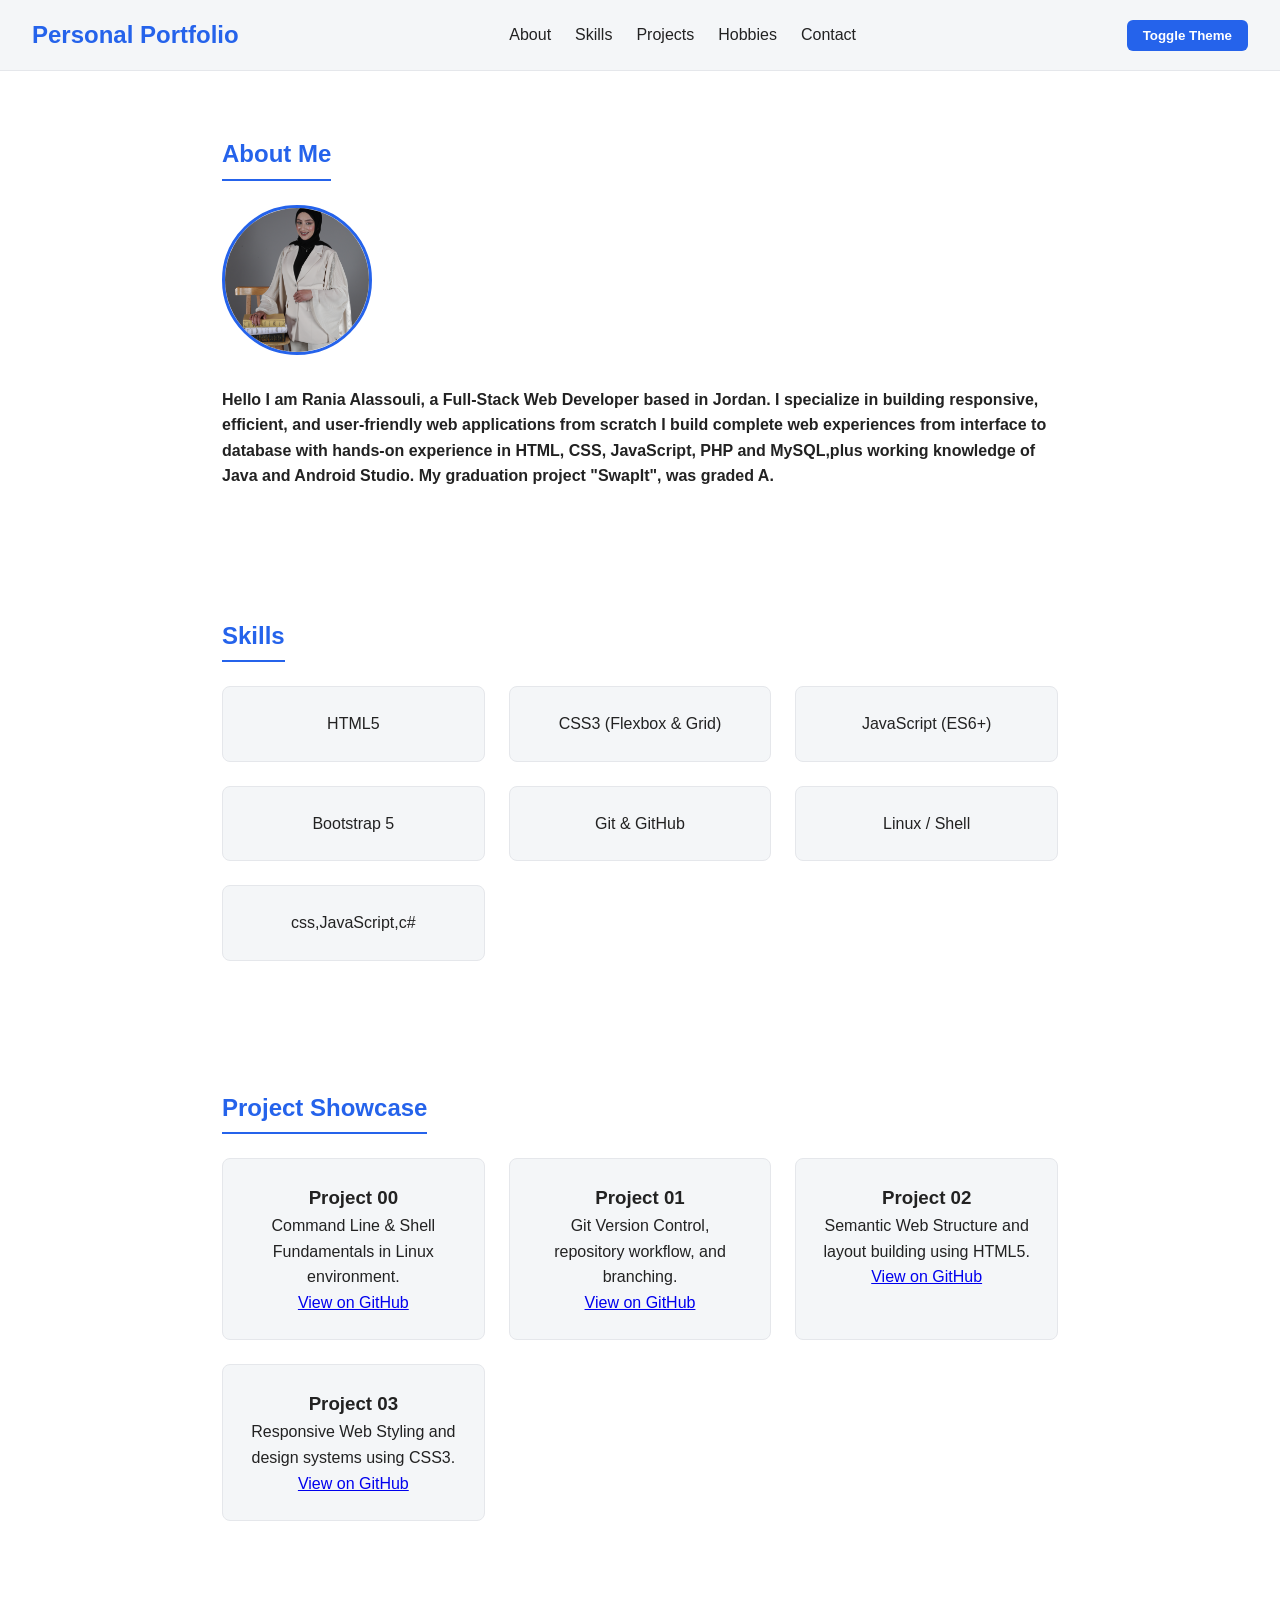
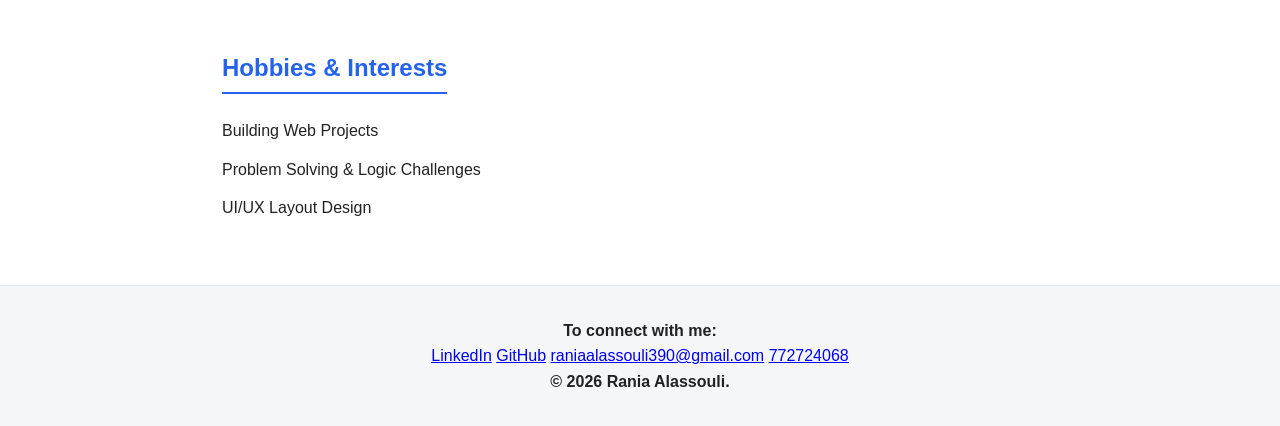
<file: ex00/index.html>
<!DOCTYPE html>
<html lang="en">
<head>
    <meta charset="UTF-8">
    <meta name="viewport" content="width=device-width, initial-scale=1.0">
    <title>Rania Alassouli | Portfolio</title>
    <link rel="stylesheet" href="style.css">
</head>
<body>
    <header class="navbar">
        <div class="logo">Personal Portfolio</div>
        <nav>
            <ul>
                <li><a href="#about">About</a></li>
                <li><a href="#skills">Skills</a></li>
                <li><a href="#projects">Projects</a></li>
                <li><a href="#hobbies">Hobbies</a></li>
                <li><a href="#contact">Contact</a></li>
            </ul>
        </nav>
        <button id="theme-toggle">Toggle Theme</button>
    </header>
    <section id="about" class="section">
        <h2>About Me</h2>
        <div class="about-container">
            <img src="assets/profile.jpg" alt="Rania Alassouli" class="profile-img">
            <div class="about-text">
               <strong> <p>Hello I am Rania Alassouli, a Full-Stack Web Developer based in Jordan.
                     I specialize in building responsive, efficient, and user-friendly web applications from scratch I build complete web experiences from interface to database
                      with hands-on experience in HTML, CSS, JavaScript, PHP and MySQL,plus working knowledge of Java and Android Studio. My graduation project "SwapIt", was graded A.</p></strong>
            </div>
        </div>
    </section>
    <section id="skills" class="section">
        <h2>Skills</h2>
        <div class="skills-grid">
            <div class="skill-card">HTML5</div>
            <div class="skill-card">CSS3 (Flexbox & Grid)</div>
            <div class="skill-card">JavaScript (ES6+)</div>
            <div class="skill-card">Bootstrap 5</div>
            <div class="skill-card">Git & GitHub</div>
            <div class="skill-card">Linux / Shell</div>
              <div class="skill-card">css,JavaScript,c#</div>
        </div>
    </section>
    <section id="projects" class="section">
        <h2>Project Showcase</h2>
        <div class="projects-grid">
            <div class="project-card">
                <h3>Project 00</h3>
                <p>Command Line & Shell Fundamentals in Linux environment.</p>
                <a href="https://github.com/raniaalassouli390-pixel/Project00" target="_blank" class="github-btn">View on GitHub</a>
            </div>
            <div class="project-card">
                <h3>Project 01</h3>
                <p>Git Version Control, repository workflow, and branching.</p>
                <a href="https://github.com/raniaalassouli390-pixel/Project01" target="_blank" class="github-btn">View on GitHub</a>
            </div>
            <div class="project-card">
                <h3>Project 02</h3>
                <p>Semantic Web Structure and layout building using HTML5.</p>
                <a href="https://github.com/raniaalassouli390-pixel/Project02" target="_blank" class="github-btn">View on GitHub</a>
            </div>
            <div class="project-card">
                <h3>Project 03</h3>
                <p>Responsive Web Styling and design systems using CSS3.</p>
                <a href="https://github.com/raniaalassouli390-pixel/Project03" target="_blank" class="github-btn">View on GitHub</a>
            </div>
        </div>
    </section>
    <section id="hobbies" class="section">
        <h2>Hobbies & Interests</h2>
        <ol class="hobbies-list">
            <li>Building Web Projects</li>
            <li>Problem Solving & Logic Challenges</li>
            <li>UI/UX Layout Design</li>
        </ol>
    </section>
  <footer id="contact">
    <div class="footer-inner">
        <div>
            <strong><p>To connect with me:</p></strong>
        </div>
        <div class="footer-links">
            <a href="https://www.linkedin.com/in/rania-alassouli/" target="_blank" rel="noopener">LinkedIn</a>
            <a href="https://github.com" target="_blank" rel="noopener">GitHub</a>
            <a href="mailto:raniaalassouli390@gmail.com">raniaalassouli390@gmail.com</a>
            <a href="https://wa.me/96272724068" target="_blank" rel="noopener">772724068</a>
        </div>
    </div>
<strong>    <div class="footer-bottom">© 2026 Rania Alassouli.</div></strong>
</footer>
    <script src="script.js"></script>
</body>
</html>
</file>
<file: ex00/style.css>
:root {
    --bg-color: #ffffff;
    --text-color: #222222;
    --card-bg: #f4f6f8;
    --accent-color: #2563eb;
    --border-color: #e5e7eb;
}
body.dark-theme {
    --bg-color: #0f172a;
    --text-color: #f8fafc;
    --card-bg: #1e293b;
    --accent-color: #38bdf8;
    --border-color: #334155;
}

* {
    box-sizing: border-box;
    margin: 0;
    padding: 0;
    font-family: 'Segoe UI', Tahoma, Geneva, Verdana, sans-serif;
}

body {
    background-color: var(--bg-color);
    color: var(--text-color);
    transition: background-color 0.3s ease, color 0.3s ease;
    line-height: 1.6;
}
.navbar {
    display: flex;
    justify-content: space-between;
    align-items: center;
    padding: 1rem 2rem;
    background-color: var(--card-bg);
    border-bottom: 1px solid var(--border-color);
    position: sticky;
    top: 0;
    z-index: 100;
}
.logo {
    font-size: 1.5rem;
    font-weight: bold;
    color: var(--accent-color);
}

.navbar ul {
    display: flex;
    list-style: none;
    gap: 1.5rem;
}
.navbar a {
    color: var(--text-color);
    text-decoration: none;
    font-weight: 500;
}
#theme-toggle {
    padding: 0.5rem 1rem;
    cursor: pointer;
    border: none;
    background-color: var(--accent-color);
    color: #ffffff;
    border-radius: 6px;
    font-weight: bold;
}
.section {
    padding: 4rem 2rem;
    max-width: 900px;
    margin: 0 auto;
}
.section h2 {
    margin-bottom: 1.5rem;
    color: var(--accent-color);
    border-bottom: 2px solid var(--accent-color);
    display: inline-block;
    padding-bottom: 0.3rem;
}
.about-container {
    display: flex;
    align-items: center;
    gap: 2rem;
    flex-wrap: wrap;
}
.profile-img {
    width: 150px;
    height: 150px;
    border-radius: 50%;
    object-fit: cover;
    border: 3px solid var(--accent-color);
}

.skills-grid, .projects-grid {
    display: grid;
    grid-template-columns: repeat(auto-fit, minmax(200px, 1fr));
    gap: 1.5rem;
}

.skill-card, .project-card {
    background-color: var(--card-bg);
    padding: 1.5rem;
    border-radius: 8px;
    border: 1px solid var(--border-color);
    text-align: center;
}

.hobbies-list {
    list-style: none;
    display: flex;
    flex-direction: column;
    gap: 0.8rem;
}
.contact-form {
    display: flex;
    flex-direction: column;
    gap: 1rem;
}
.contact-form input, .contact-form textarea {
    padding: 0.8rem;
    border: 1px solid var(--border-color);
    border-radius: 6px;
    background-color: var(--card-bg);
    color: var(--text-color);
}
.contact-form button {
    padding: 0.8rem;
    background-color: var(--accent-color);
    color: white;
    border: none;
    border-radius: 6px;
    cursor: pointer;
    font-weight: bold;
}
footer {
    text-align: center;
    padding: 2rem;
    background-color: var(--card-bg);
    border-top: 1px solid var(--border-color);
}
@media (max-width: 600px) {
    .navbar {
        flex-direction: column;
        gap: 1rem;
    }
    .about-container {
        flex-direction: column;
        text-align: center;
    }
}
</file>
